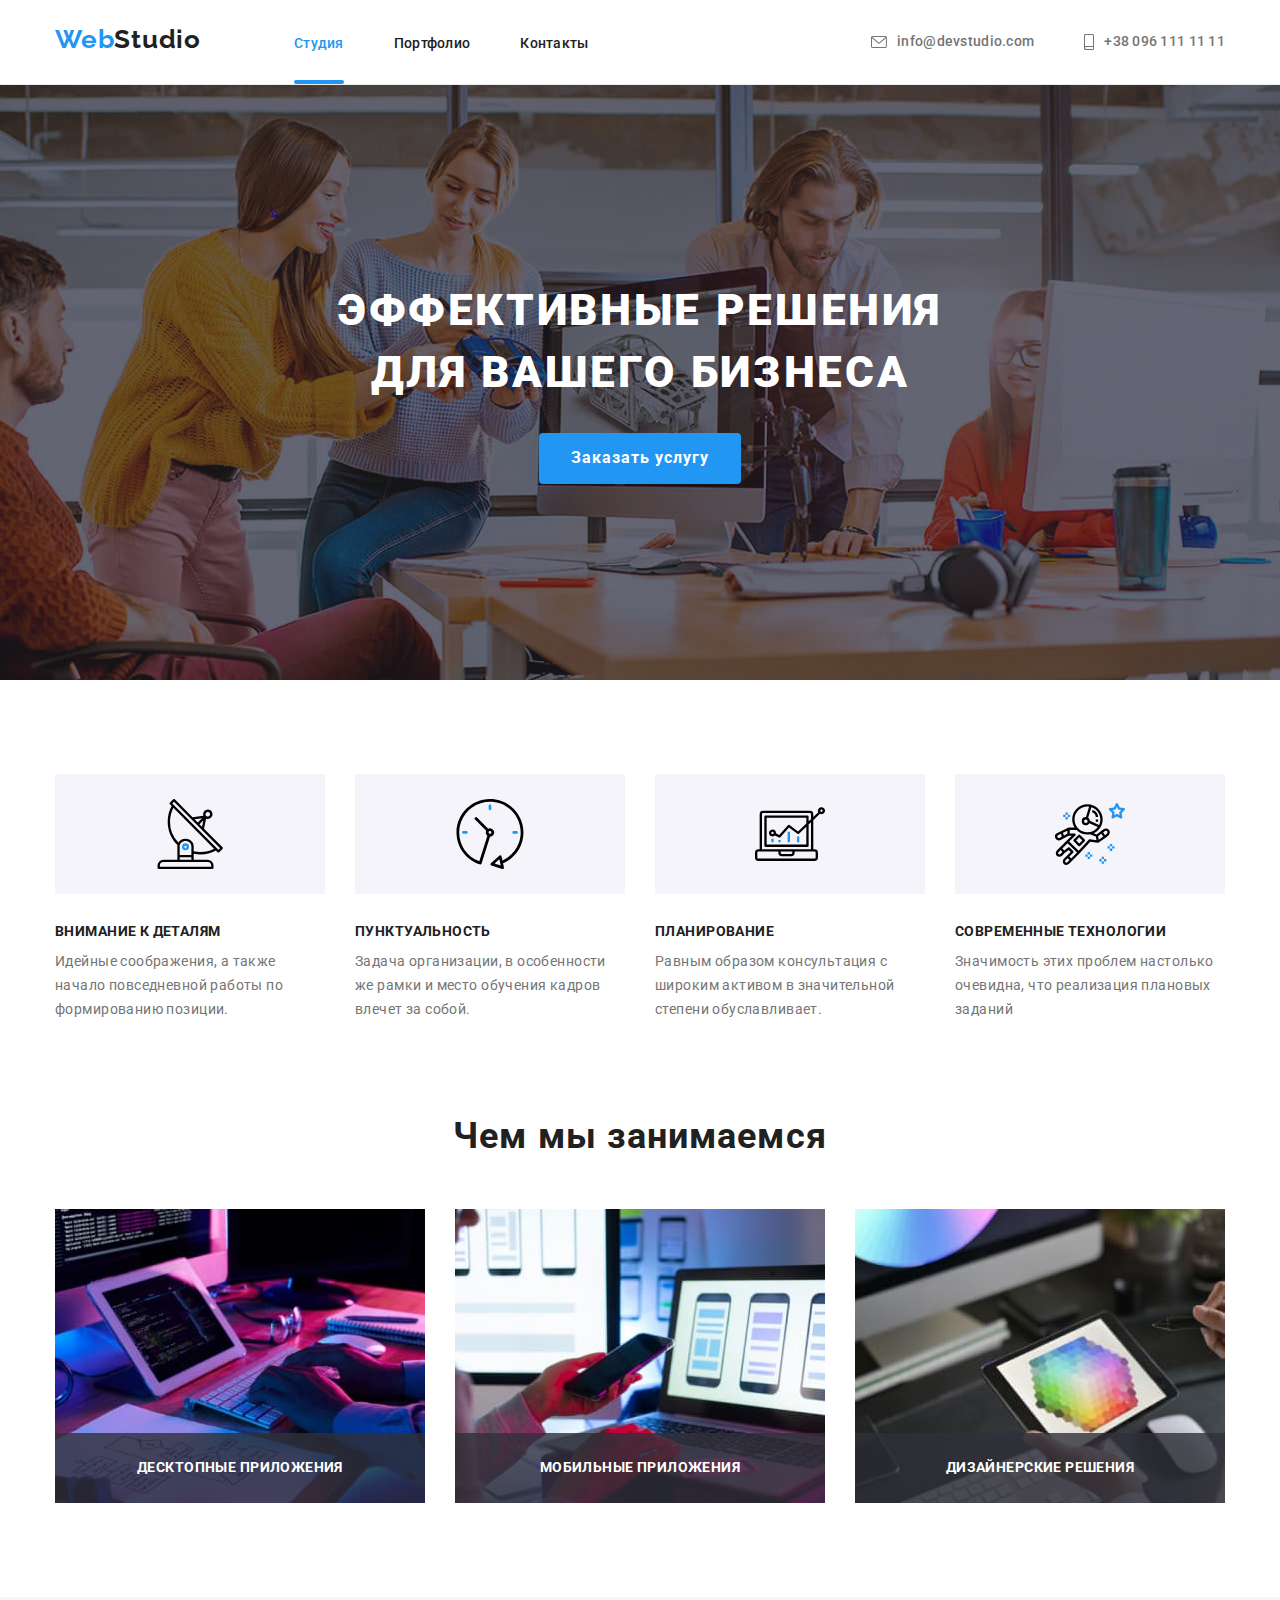
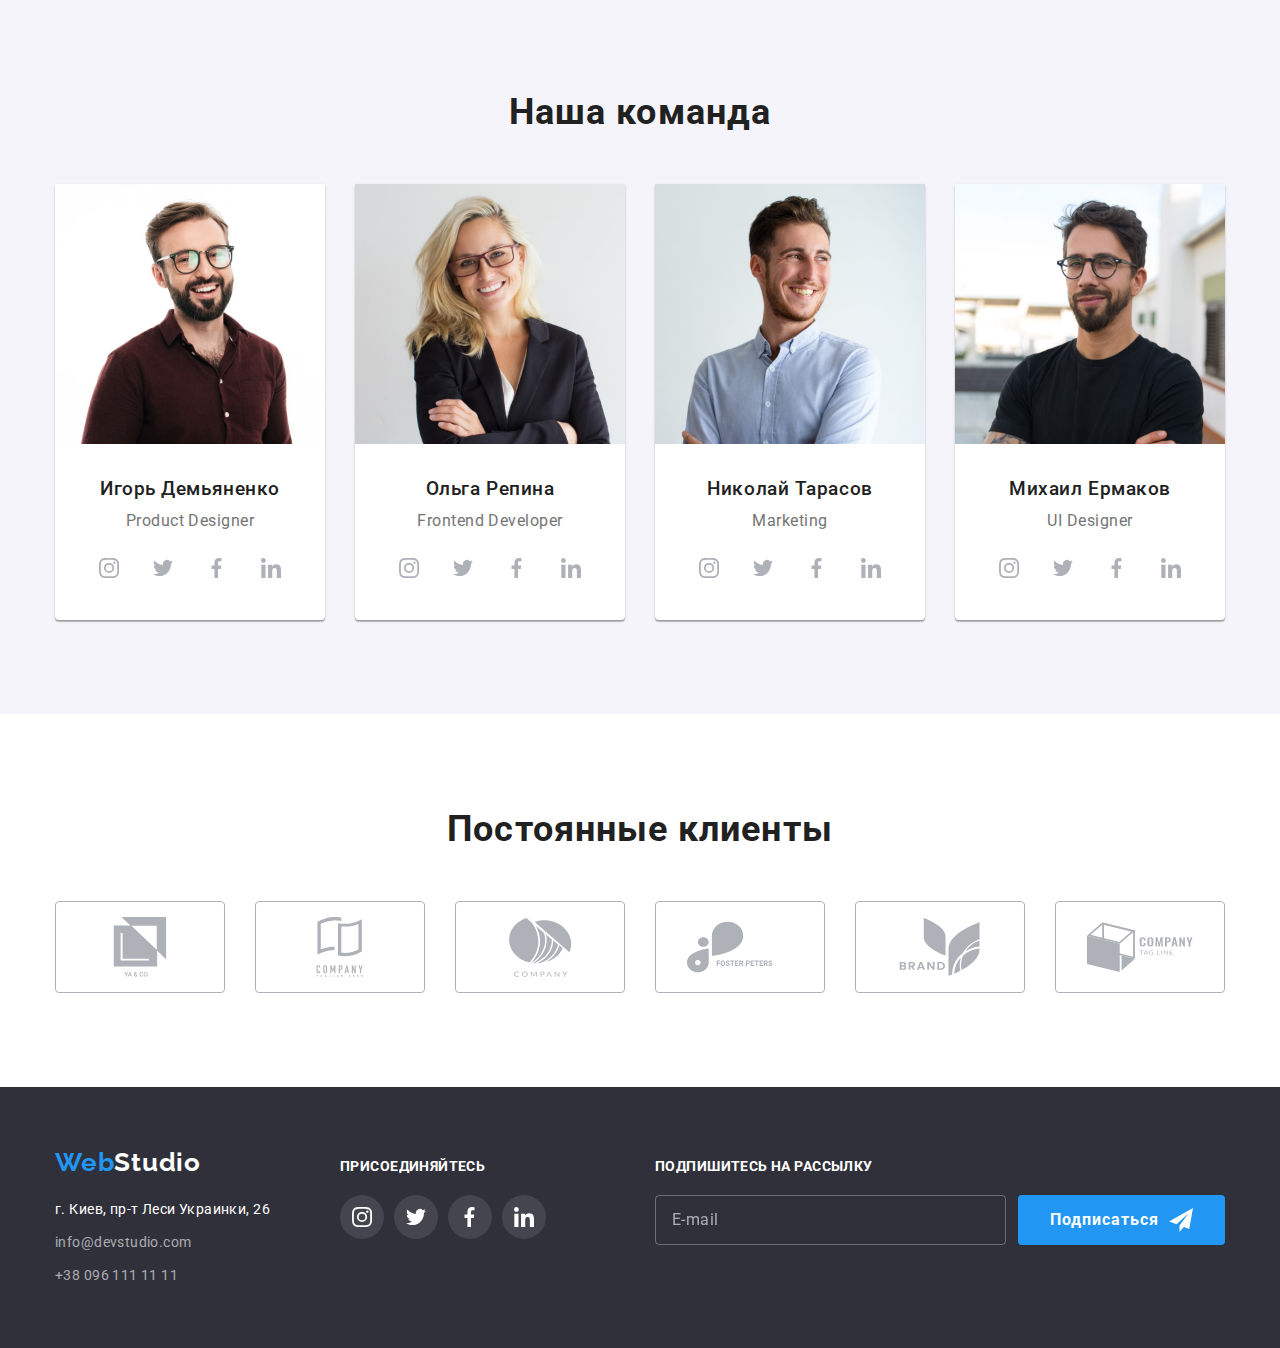
<file: index.html>
<!DOCTYPE html>
<html lang="ru">
<head>
    <meta charset="UTF-8">
    <meta http-equiv="X-UA-Compatible" content="IE=edge">
    <meta name="viewport" content="width=device-width, initial-scale=1.0">
    <title>Студия</title>
    <link rel="stylesheet" href="https://cdnjs.cloudflare.com/ajax/libs/modern-normalize/1.1.0/modern-normalize.min.css">
    <link rel="stylesheet" href="./css/styles.css">
    <link rel="preconnect" href="https://fonts.googleapis.com">
    <link rel="preconnect" href="https://fonts.gstatic.com" crossorigin>
    <link
        href="https://fonts.googleapis.com/css2?family=Raleway:wght@700&family=Roboto:wght@400;500;700;900&display=swap"
        rel="stylesheet">
</head>
<body>
    <header class="main-nav">   
        <div class="container">
            <a class="logo link" href="#" target="_blank" rel="noopener nofollow noreferrer">Web<span
                    class="logo-light-theme">Studio</span></a>
            <nav class="menu">
                <ul class="list">
                    <li class="item">
                        <a class="link active-pg" href="">Студия</a>
                    </li>
                    <li class="item">
                        <a class="link" href="./portfolio.html">Портфолио</a>
                    </li>
                    <li class="item">
                        <a class="link" href="">Контакты</a>
                    </li>
                </ul>
            </nav>
            <div class="contacts">
                <ul class="list">
                    <li class="item">
                        <a class="link" href="mailto:info@devstudio.com">
                            <svg class="contacts-icon" width="16" height="12">
                                <use href="./images/icons/icons.svg#icon-mail"></use>
                            </svg>
                            info@devstudio.com
                        </a>
                    </li>
                    <li class="item">
                        <a class="link" href="tel:+380961111111">
                            <svg class="contacts-icon" width="10" height="16">
                                <use href="./images/icons/icons.svg#icon-smartphone"></use>
                            </svg>
                            +38 096 111 11 11
                        </a>
                    </li>
                </ul>
            </div>
        </div>  
    </header>
    <main>
        <section class="hero">            
            <h1 class="title">Эффективные решения <br> для вашего бизнеса</h1>
            <button class="button" type="button" data-modal-open>Заказать услугу</button>
        </section>    

        <!--Преимущества-->
        <section class="advantage">
           <div class="container">
            <h2 class="section-title" hidden>Преимущества</h2>
            <ul class="list table-list">
                <li class="item table-item">
                    <div class="advantage-wrp-icon">
                        <svg class="advantage-icon" width="70" height="70">
                            <use href="./images/icons/icons.svg#icon-antenna"></use>
                        </svg>
                    </div>
                    <h3 class="advantage-title">Внимание к деталям</h3>
                    <p class="advantage-desc">Идейные соображения, а также начало повседневной работы по формированию позиции.</p>
                </li>
                <li class="item table-item">
                    <div class="advantage-wrp-icon">
                        <svg class="advantage-icon" width="70" height="70">
                            <use href="./images/icons/icons.svg#icon-clock"></use>
                        </svg>
                    </div>
                    <h3 class="advantage-title">Пунктуальность</h3>
                    <p class="advantage-desc">Задача организации, в особенности же рамки и место обучения кадров влечет за собой.
                    </p>
                </li>
                <li class="item table-item">
                    <div class="advantage-wrp-icon">
                        <svg class="advantage-icon" width="70" height="70">
                            <use href="./images/icons/icons.svg#icon-diagram"></use>
                        </svg>
                    </div>
                    <h3 class="advantage-title">Планирование</h3>
                    <p class="advantage-desc">Равным образом консультация с широким активом в значительной степени обуславливает.
                    </p>
                </li>
                <li class="item table-item">
                    <div class="advantage-wrp-icon">
                        <svg class="advantage-icon" width="70" height="70">
                            <use href="./images/icons/icons.svg#icon-astronaut"></use>
                        </svg>
                    </div>
                    <h3 class="advantage-title">Современные технологии</h3>
                    <p class="advantage-desc">Значимость этих проблем настолько очевидна, что реализация плановых заданий</p>
                </li>               
            </ul>
           </div>
        </section>

        <!--Чем мы занимаемся-->
        <section class="works">
            <div class="container">
                <h2 class="section-title">Чем мы занимаемся</h2>
                <ul class="list table-list">
                    <li class="item table-item">
                        <img class="image" src="./images/box-1.jpg" alt="разработка алгоритмов" width="370" height="294">
                        <p class="works-desc">Десктопные приложения</p>
                    </li>
                    <li class="item table-item">
                        <img class="image" src="./images/box-2.jpg" alt="разработка приложений" width="370" height="294">
                        <p class="works-desc">Мобильные приложения</p>
                    </li>
                    <li class="item table-item">
                        <img class="image" src="./images/box-3.jpg" alt="выбор цветов" width="370" height="294">
                        <p class="works-desc">Дизайнерские решения</p>
                    </li>
                </ul>
            </div>
        </section>

        <!--Наша команда-->
        <section class="team">
            <div class="container">
            <h2 class="section-title">Наша команда</h2>
            <ul class="list table-list ">
                <li class="item table-item">
                    <img class="image" src="./images/img-1.jpg" alt="мужчина с бородой и очками в рубашке" width="270" height="260">
                    <div class="team-desc">
                        <h3 class="name">Игорь Демьяненко</h3>
                        <p class="position" lang="en">Product Designer</p>
                        <ul class="sotial-media list">
                            <li class="sotial-media-item">                                
                                <a class="sotial-media-link link" href="" target="_blank" rel="noopener noreferer" aria-label="instagram">
                                <svg class="sotial-media-icon" width="20" height="20">
                                    <use href="./images/icons/icons.svg#icon-instagram"></use>
                                </svg>
                                </a>
                            </li>
                            <li class="sotial-media-item">
                                <a class="sotial-media-link link" href="" target="_blank" rel="noopener noreferer" aria-label="twitter">
                                <svg class="sotial-media-icon" width="20" height="20">
                                    <use href="./images/icons/icons.svg#icon-twitter"></use>
                                </svg>
                                </a>
                            </li>
                            <li class="sotial-media-item">
                                <a class="sotial-media-link link" href="" target="_blank" rel="noopener noreferer" aria-label="facebook">
                                <svg class="sotial-media-icon" width="20" height="20">
                                    <use href="./images/icons/icons.svg#icon-facebook"></use>
                                </svg>
                                </a>
                            </li>
                            <li class="sotial-media-item">
                                <a class="sotial-media-link link" href="" target="_blank" rel="noopener noreferer" aria-label="linkedin">
                                <svg class="sotial-media-icon" width="20" height="20">
                                    <use href="./images/icons/icons.svg#icon-linkedin"></use>
                                </svg>
                                </a>
                            </li>
                        </ul>
                    </div>                    
                </li>
                <li class="item table-item">
                    <img class="image" src="./images/img-2.jpg" alt="женщина с белыми волосами и очками" width="270" height="260">
                    <div class="team-desc">
                        <h3 class="name">Ольга Репина</h3>
                        <p class="position" lang="en">Frontend Developer</p>
                        <ul class="sotial-media list">
                            <li class="sotial-media-item">
                                <a class="sotial-media-link link" href="" target="_blank" rel="noopener noreferer" aria-label="instagram">
                                    <svg class="sotial-media-icon" width="20" height="20">
                                        <use href="./images/icons/icons.svg#icon-instagram"></use>
                                    </svg>
                                </a>
                            </li>
                            <li class="sotial-media-item">
                                <a class="sotial-media-link link" href="" target="_blank" rel="noopener noreferer" aria-label="twitter">
                                    <svg class="sotial-media-icon" width="20" height="20">
                                        <use href="./images/icons/icons.svg#icon-twitter"></use>
                                    </svg>
                                </a>
                            </li>
                            <li class="sotial-media-item">
                                <a class="sotial-media-link link" href="" target="_blank" rel="noopener noreferer" aria-label="facebook">
                                    <svg class="sotial-media-icon" width="20" height="20">
                                        <use href="./images/icons/icons.svg#icon-facebook"></use>
                                    </svg>
                                </a>
                            </li>
                            <li class="sotial-media-item">
                                <a class="sotial-media-link link" href="" target="_blank" rel="noopener noreferer" aria-label="linkedin">
                                    <svg class="sotial-media-icon" width="20" height="20">
                                        <use href="./images/icons/icons.svg#icon-linkedin"></use>
                                    </svg>
                                </a>
                            </li>
                        </ul>
                    </div>                    
                </li>
                <li class="item table-item">
                    <img class="image" src="./images/img-3.jpg" alt="мужчина с бородой" width="270" height="260">
                    <div class="team-desc">
                        <h3 class="name">Николай Тарасов</h3>
                        <p class="position" lang="en">Marketing</p>
                        <ul class="sotial-media list">
                            <li class="sotial-media-item">
                                <a class="sotial-media-link link" href="" target="_blank" rel="noopener noreferer" aria-label="instagram">
                                    <svg class="sotial-media-icon" width="20" height="20">
                                        <use href="./images/icons/icons.svg#icon-instagram"></use>
                                    </svg>
                                </a>
                            </li>
                            <li class="sotial-media-item">
                                <a class="sotial-media-link link" href="" target="_blank" rel="noopener noreferer" aria-label="twitter">
                                    <svg class="sotial-media-icon" width="20" height="20">
                                        <use href="./images/icons/icons.svg#icon-twitter"></use>
                                    </svg>
                                </a>
                            </li>
                            <li class="sotial-media-item">
                                <a class="sotial-media-link link" href="" target="_blank" rel="noopener noreferer" aria-label="facebook">
                                    <svg class="sotial-media-icon" width="20" height="20">
                                        <use href="./images/icons/icons.svg#icon-facebook"></use>
                                    </svg>
                                </a>
                            </li>
                            <li class="sotial-media-item">
                                <a class="sotial-media-link link" href="" target="_blank" rel="noopener noreferer" aria-label="linkedin">
                                    <svg class="sotial-media-icon" width="20" height="20">
                                        <use href="./images/icons/icons.svg#icon-linkedin"></use>
                                    </svg>
                                </a>
                            </li>
                        </ul>
                    </div>                    
                </li>
                <li class="item table-item">
                    <img class="image" src="./images/img-4.jpg" alt="мужчина с бородой и очками в футболке" width="270"
                        height="260">
                    <div class="team-desc">
                        <h3 class="name">Михаил Ермаков</h3>
                        <p class="position" lang="en">UI Designer</p>
                        <ul class="sotial-media list">
                            <li class="sotial-media-item">
                                <a class="sotial-media-link link" href="" target="_blank" rel="noopener noreferer" aria-label="instagram">
                                    <svg class="sotial-media-icon" width="20" height="20">
                                        <use href="./images/icons/icons.svg#icon-instagram"></use>
                                    </svg>
                                </a>
                            </li>
                            <li class="sotial-media-item">
                                <a class="sotial-media-link link" href="" target="_blank" rel="noopener noreferer" aria-label="twitter">
                                    <svg class="sotial-media-icon" width="20" height="20">
                                        <use href="./images/icons/icons.svg#icon-twitter"></use>
                                    </svg>
                                </a>
                            </li>
                            <li class="sotial-media-item">
                                <a class="sotial-media-link link" href="" target="_blank" rel="noopener noreferer" aria-label="facebook">
                                    <svg class="sotial-media-icon" width="20" height="20">
                                        <use href="./images/icons/icons.svg#icon-facebook"></use>
                                    </svg>
                                </a>
                            </li>
                            <li class="sotial-media-item">
                                <a class="sotial-media-link link" href="" target="_blank" rel="noopener noreferer" aria-label="linkedin">
                                    <svg class="sotial-media-icon" width="20" height="20">
                                        <use href="./images/icons/icons.svg#icon-linkedin"></use>
                                    </svg>
                                </a>
                            </li>
                        </ul>
                    </div>                    
                </li>
            </ul>
            </div>         
        </section>

        <!-- Постоянные клиенты -->
        <section class="clients">
            <div class="container">
                <h2 class="section-title">Постоянные клиенты</h2>
                <ul class="clients-list list">
                    <li class="clients-item item">
                        <a class="clients-link link" href="" target="_blank" rel="noopener noreferer" aria-label="client-1">
                            <svg class="clients-icon" width="106" height="60">
                                <use href="./images/icons/icons.svg#icon-client-1"></use>
                            </svg>
                        </a>
                    </li>
                    <li class="clients-item item">
                        <a class="clients-link link" href="" target="_blank" rel="noopener noreferer" aria-label="client-2">
                            <svg class="clients-icon" width="106" height="60">
                                <use href="./images/icons/icons.svg#icon-client-2"></use>
                            </svg>
                        </a>
                    </li>
                    <li class="clients-item item">
                        <a class="clients-link link" href="" target="_blank" rel="noopener noreferer" aria-label="client-3">
                            <svg class="clients-icon" width="106" height="60">
                                <use href="./images/icons/icons.svg#icon-client-3"></use>
                            </svg>
                        </a>
                    </li>
                    <li class="clients-item item">
                        <a class="clients-link link" href="" target="_blank" rel="noopener noreferer" aria-label="client-4">
                            <svg class="clients-icon" width="106" height="60">
                                <use href="./images/icons/icons.svg#icon-client-4"></use>
                            </svg>
                        </a>
                    </li>
                    <li class="clients-item item">
                        <a class="clients-link link" href="" target="_blank" rel="noopener noreferer" aria-label="client-5">
                            <svg class="clients-icon" width="106" height="60">
                                <use href="./images/icons/icons.svg#icon-client-5"></use>
                            </svg>
                        </a>
                    </li>
                    <li class="clients-item item">
                        <a class="clients-link link" href="" target="_blank" rel="noopener noreferer" aria-label="client-6">
                            <svg class="clients-icon" width="106" height="60">
                                <use href="./images/icons/icons.svg#icon-client-6"></use>
                            </svg>
                        </a>
                    </li>
                </ul>
            </div>
        </section>
    </main>
    <footer class="footer">         
       <div class="container">
            <div>
                <a class="logo link" href="#" target="_blank" rel="noopener nofollow noreferrer">Web<span
                        class="logo-dark-theme">Studio</span></a>
                <address class="address">
                    <ul class="list">
                        <li class="item">
                            <a class="link" href="https://goo.gl/maps/7HZzm9QdchbtxohQ8" target="_blank"
                                rel="noopener nofollow noreferrer">г. Киев, пр-т Леси Украинки, 26</a>
                        </li>
                        <li class="item">
                            <a class="link" href="mailto:info@devstudio.com">info@devstudio.com</a>
                        </li>
                        <li class="item">
                            <a class="link" href="tel:+380961111111">+38 096 111 11 11</a>
                        </li>
                    </ul>
                </address>
            </div>
            <div class="subscribe">
                <h3 class="subscribe-title">присоединяйтесь</h3>
                <ul class="sotial-media list">
                    <li class="sotial-media-item">
                        <a class="sotial-media-link link" href="" target="_blank" rel="noopener noreferer" aria-label="instagram">
                            <svg class="sotial-media-icon" width="20" height="20">
                                <use href="./images/icons/icons.svg#icon-instagram"></use>
                            </svg>
                        </a>
                    </li>
                    <li class="sotial-media-item">
                        <a class="sotial-media-link link" href="" target="_blank" rel="noopener noreferer" aria-label="instagram">
                            <svg class="sotial-media-icon" width="20" height="20">
                                <use href="./images/icons/icons.svg#icon-twitter"></use>
                            </svg>
                        </a>
                    </li>
                    <li class="sotial-media-item">
                        <a class="sotial-media-link link" href="" target="_blank" rel="noopener noreferer" aria-label="instagram">
                            <svg class="sotial-media-icon" width="20" height="20">
                                <use href="./images/icons/icons.svg#icon-facebook"></use>
                            </svg>
                        </a>
                    </li>
                    <li class="sotial-media-item">
                        <a class="sotial-media-link link" href="" target="_blank" rel="noopener noreferer" aria-label="instagram">
                            <svg class="sotial-media-icon" width="20" height="20">
                                <use href="./images/icons/icons.svg#icon-linkedin"></use>
                            </svg>
                        </a>
                    </li>
                </ul>
            </div>
            <div class="subscribe-distribution">
                <h3 class="subscribe-title">Подпишитесь на рассылку</h3>
                <form class="subscribe-form" name="subscribe-form">
                    <input class="subscribe-input" type="email" name="email" placeholder="E-mail" required >
                    <button class="subscribe-btn button" type="submit">Подписаться
                        <svg class="subscribe-btn-icon" width="24" height="24">
                            <use href="./images/icons/icons.svg#icon-send"></use>
                        </svg>
                    </button>
                </form>            
            </div>
        </div>    
    </footer>    

    <!-- Модальное окно  -->
    <div class="backdrop is-hidden" data-modal>
        <div class="modal">
            <button class="modal-close-btn" type="button" data-modal-close>
                <svg class="modal-close-icon" width="11" height="11">
                    <use href="./images/icons/icons.svg#icon-close"></use>
                </svg>
            </button>

            <span class="modal-title">Оставьте свои данные, мы вам перезвоним</span>
            
            <form class="modal-form" name="client-info">
                <div class="modal-input-wrp">
                    <label class="modal-form-label">
                        <span class="modal-form-dsc">Имя</span>
                        <svg class="modal-form-icon" width="18" height="18">
                            <use href="./images/icons/icons.svg#icon-man"></use>
                        </svg>
                        <input class="modal-form-input" type="text" name="client-name" required>
                    </label>
                </div>

                <div class="modal-input-wrp">
                    <label class="modal-form-label">
                        <span class="modal-form-dsc">Телефон</span>
                        <svg class="modal-form-icon" width="18" height="18">
                            <use href="./images/icons/icons.svg#icon-phone"></use>
                        </svg>
                        <input class="modal-form-input" type="tel" name="client-phone" required>
                    </label>
                </div>

                <div class="modal-input-wrp">
                    <label class="modal-form-label">
                        <span class="modal-form-dsc">Почта</span>
                        <svg class="modal-form-icon" width="18" height="18">
                            <use href="./images/icons/icons.svg#icon-letter"></use>
                        </svg>
                        <input class="modal-form-input" type="email" name="client-email" required>
                    </label>
                </div>

                <label class="modal-form-label">
                    <span class="modal-form-dsc">Комментарий</span>
                    <textarea class="modal-form-input form-textarea" name="client-comment" placeholder="Введите текст"></textarea>
                </label>
                
                <div class="modal-input-wrp">
                    <label class="modal-form-checkbox">
                        <input class="form-checkbox-input visually-hidden" type="checkbox" name="client-agreement" value="client-agreement"
                            checked required>
                        <svg class="form-checkbox-icon empty" width="16" height="15">
                            <use href="./images/icons/icons.svg#icon-cb-empty"></use>
                        </svg>
                        <svg class="form-checkbox-icon agree" width="16" height="15">
                            <use href="./images/icons/icons.svg#icon-cb-agree"></use>
                        </svg>
                        <span class="form-checkbox-agreement">
                            Соглашаюсь с рассылкой и принимаю
                            <a class="form-checkbox-contract" href="">
                                Условия договора
                            </a>
                        </span>
                    </label>
                </div>

                <button class="modal-form-btn button" type="submit">Отправить</button>
            </form>
        </div>
    </div>
    <script src="./js/modal.js"></script>
</body>
</html>
</file>
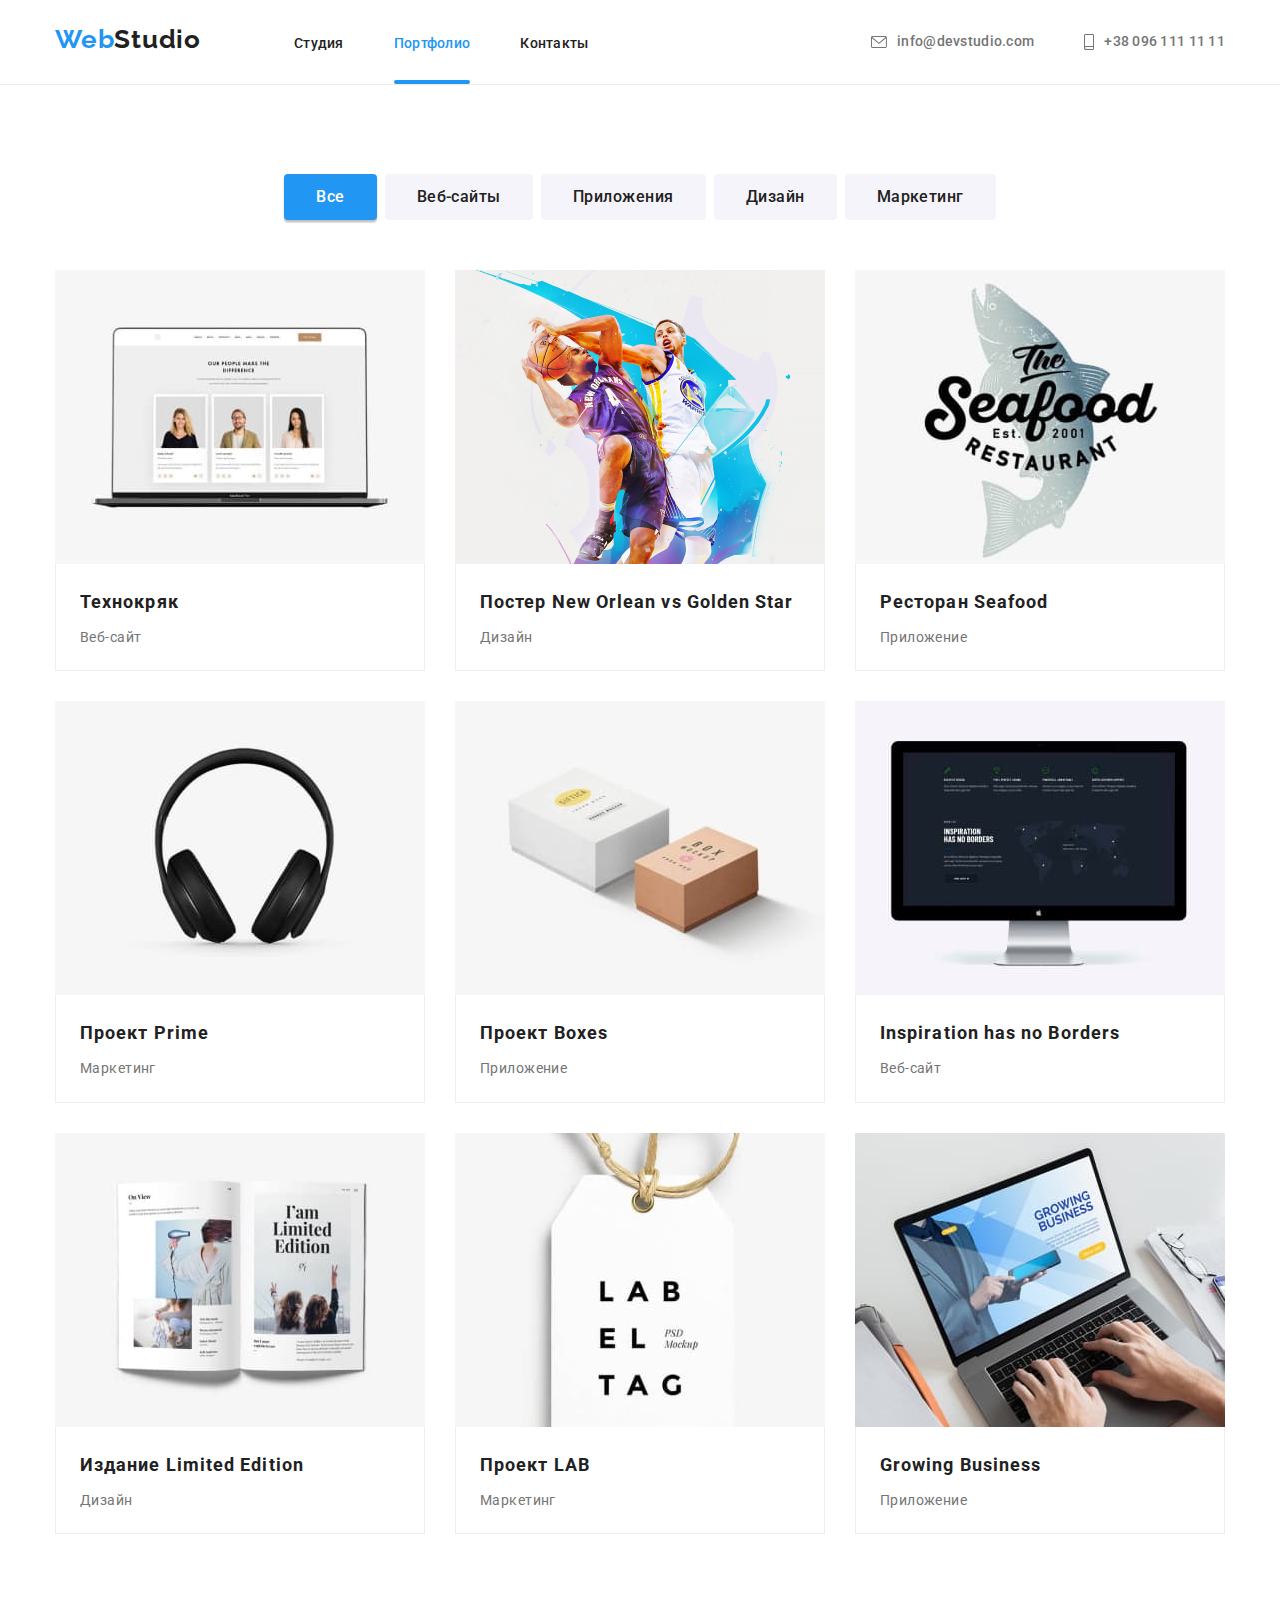
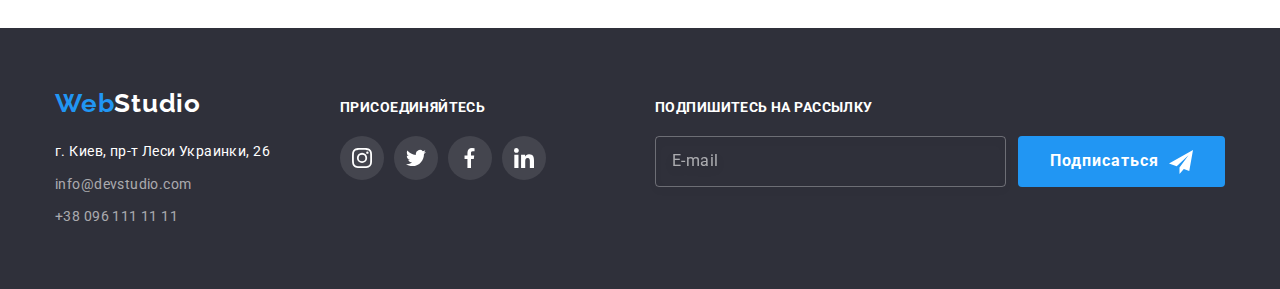
<file: portfolio.html>
<!DOCTYPE html>
<html lang="ru">

<head>
    <meta charset="UTF-8">
    <meta http-equiv="X-UA-Compatible" content="IE=edge">
    <meta name="viewport" content="width=device-width, initial-scale=1.0">
    <title>Портфолио</title>
    <link rel="stylesheet" href="https://cdnjs.cloudflare.com/ajax/libs/modern-normalize/1.1.0/modern-normalize.min.css">
    <link rel="stylesheet" href="./css/styles.css">
    <link rel="preconnect" href="https://fonts.googleapis.com">
    <link rel="preconnect" href="https://fonts.gstatic.com" crossorigin>
    <link href="https://fonts.googleapis.com/css2?family=Raleway:wght@700&family=Roboto:wght@400;500;700;900&display=swap"
        rel="stylesheet">
</head>

<body>
    <!-- header -->
    <header class="main-nav">
        <div class="container">
            <a class="logo link" href="#" target="_blank" rel="noopener nofollow noreferrer">Web<span
                    class="logo-light-theme">Studio</span></a>
            <nav class="menu">
                <ul class="list">
                    <li class="item">
                        <a class="link" href="./index.html">Студия</a>
                    </li>
                    <li class="item">
                        <a class="link active-pg" href="">Портфолио</a>
                    </li>
                    <li class="item">
                        <a class="link" href="">Контакты</a>
                    </li>
                </ul>
            </nav>
            <div class="contacts">
                <ul class="list">
                    <li class="item">
                        <a class="link" href="mailto:info@devstudio.com">
                            <svg class="contacts-icon" width="16" height="12">
                                <use href="./images/icons/icons.svg#icon-mail"></use>
                            </svg>
                            info@devstudio.com
                        </a>
                    </li>
                    <li class="item">
                        <a class="link" href="tel:+380961111111">
                            <svg class="contacts-icon" width="10" height="16">
                                <use href="./images/icons/icons.svg#icon-smartphone"></use>
                            </svg>
                            +38 096 111 11 11
                        </a>
                    </li>
                </ul>
            </div>
        </div>
    </header>
   
    <!-- main -->
    <main>
        <section class="portfolio">
            <div class="container">
                <h1 hidden>Портфолио</h1>
                
                <ul class="list sort-btn">
                    <li class="item">
                        <button class="button active-btn" type="button">Все</button>
                    </li>
                    <li class="item">
                        <button class="button" type="button">Веб-сайты</button>
                    </li>
                    <li class="item">
                        <button class="button" type="button">Приложения</button>
                    </li>
                    <li class="item">
                        <button class="button" type="button">Дизайн</button>
                    </li>
                    <li class="item">
                        <button class="button" type="button">Маркетинг</button>
                    </li>
                </ul>
                
                <ul class="list table-list">
                    <li class="item table-item">
                        <a class="link" href="">                          
                            <div class="portfolio-img-card">
                                <img class="image" src="./images/portfolio-1.jpg" alt="ноутбук с открытым сайтом" width="370" height="294">
                                <div class="portfolio-overlay">
                                    <p class="portfolio-overlay-desc">Lorem ipsum dolor sit amet consectetur adipisicing elit.e illo. Quasi, nam minus.
                                    </p>
                                </div>
                            </div>
                            <div class="card-desc">
                                <h2 class="project">Технокряк</h2>
                                <p class="category">Веб-сайт</p>
                            </div>                                                  
                        </a>                        
                    </li>
                    <li class="item table-item">
                        <a class="link" href="">
                            <div class="portfolio-img-card">
                                <img class="image" src="./images/portfolio-2.jpg" alt="два баскетболиста с мячом" width="370" height="294">
                                <div class="portfolio-overlay">
                                    <p class="portfolio-overlay-desc">Lorem ipsum dolor sit amet consectetur adipisicing elit.e illo. Quasi, nam minus.
                                    </p>
                                </div>
                            </div>                            
                            <div class="card-desc">
                                <h2 class="project">Постер New Orlean vs Golden Star</h2>
                                <p class="category">Дизайн</p>
                            </div>
                        </a>
                    </li>
                    <li class="item table-item">
                        <a class="link" href="">
                            <div class="portfolio-img-card">
                                <img class="image" src="./images/portfolio-3.jpg" alt="логотип ресторана морской еды" width="370" height="294">
                                <div class="portfolio-overlay">
                                    <p class="portfolio-overlay-desc">Lorem ipsum dolor sit amet consectetur adipisicing elit.e illo. Quasi, nam minus.
                                    </p>
                                </div>
                            </div>                            
                            <div class="card-desc">
                                <h2 class="project">Ресторан Seafood</h2>
                                <p class="category">Приложение</p>
                            </div>
                        </a>
                    </li>
                    <li class="item table-item">
                        <a class="link" href="">
                            <div class="portfolio-img-card">
                                <img class="image" src="./images/portfolio-4.jpg" alt="накладные наушники" width="370" height="294">
                                <div class="portfolio-overlay">
                                    <p class="portfolio-overlay-desc">Lorem ipsum dolor sit amet consectetur adipisicing elit.e illo. Quasi, nam minus.
                                    </p>
                                </div>
                            </div>                            
                            <div class="card-desc">
                                <h2 class="project">Проект Prime</h2>
                                <p class="category">Маркетинг</p>
                            </div>
                        </a>
                    </li>
                    <li class="item table-item">
                        <a class="link" href="">
                            <div class="portfolio-img-card">
                                <img class="image" src="./images/portfolio-5.jpg" alt="две коробки" width="370" height="294">
                                <div class="portfolio-overlay">
                                    <p class="portfolio-overlay-desc">Lorem ipsum dolor sit amet consectetur adipisicing elit.e illo. Quasi, nam minus.
                                    </p>
                                </div>
                            </div>                            
                            <div class="card-desc">
                                <h2 class="project">Проект Boxes</h2>
                                <p class="category">Приложение</p>
                            </div>
                        </a>
                    </li>
                    <li class="item table-item">
                        <a class="link" href="">
                            <div class="portfolio-img-card">
                                <img class="image" src="./images/portfolio-6.jpg" alt="монитор с открытым сайтом" width="370" height="294">
                                <div class="portfolio-overlay">
                                    <p class="portfolio-overlay-desc">Lorem ipsum dolor sit amet consectetur adipisicing elit.e illo. Quasi, nam minus.
                                    </p>
                                </div>
                            </div>                            
                            <div class="card-desc">
                                <h2 class="project">Inspiration has no Borders</h2>
                                <p class="category">Веб-сайт</p>
                            </div>
                        </a>
                    </li>
                    <li class="item table-item">
                        <a class="link" href="">
                            <div class="portfolio-img-card">
                                <img class="image" src="./images/portfolio-7.jpg" alt="открытый журнал" width="370" height="294">
                                <div class="portfolio-overlay">
                                    <p class="portfolio-overlay-desc">Lorem ipsum dolor sit amet consectetur adipisicing elit.e illo. Quasi, nam minus.
                                    </p>
                                </div>
                            </div>                            
                            <div class="card-desc">
                                <h2 class="project">Издание Limited Edition</h2>
                                <p class="category">Дизайн</p>
                            </div>
                        </a>
                    </li>
                    <li class="item table-item">
                        <a class="link" href="">
                            <div class="portfolio-img-card">
                                <img class="image" src="./images/portfolio-8.jpg" alt="бирка с шнуром" width="370" height="294">
                                <div class="portfolio-overlay">
                                    <p class="portfolio-overlay-desc">Lorem ipsum dolor sit amet consectetur adipisicing elit.e illo. Quasi, nam minus.
                                    </p>
                                </div>
                            </div>                            
                            <div class="card-desc">
                                <h2 class="project">Проект LAB</h2>
                                <p class="category">Маркетинг</p>
                            </div>
                        </a>
                    </li>
                    <li class="item table-item">
                        <a class="link" href="">
                            <div class="portfolio-img-card">
                                <img class="image" src="./images/portfolio-9.jpg" alt="руки на клавиатуре ноутбука" width="370" height="294">
                                <div class="portfolio-overlay">
                                    <p class="portfolio-overlay-desc">Lorem ipsum dolor sit amet consectetur adipisicing elit.e illo. Quasi, nam minus.
                                    </p>
                                </div>
                            </div>                            
                            <div class="card-desc">
                                <h2 class="project">Growing Business</h2>
                                <p class="category">Приложение</p>
                            </div>
                        </a>
                    </li>
                </ul>
            </div>
        </section>
    </main>

    <!-- footer -->
    <footer class="footer">
        <div class="container">
            <div>
                <a class="logo link" href="#" target="_blank" rel="noopener nofollow noreferrer">Web<span
                        class="logo-dark-theme">Studio</span></a>
                <address class="address">
                    <ul class="list">
                        <li class="item">
                            <a class="link" href="https://goo.gl/maps/7HZzm9QdchbtxohQ8" target="_blank"
                                rel="noopener nofollow noreferrer">г. Киев, пр-т Леси Украинки, 26</a>
                        </li>
                        <li class="item">
                            <a class="link" href="mailto:info@devstudio.com">info@devstudio.com</a>
                        </li>
                        <li class="item">
                            <a class="link" href="tel:+380961111111">+38 096 111 11 11</a>
                        </li>
                    </ul>
                </address>
            </div>
            <div class="subscribe">
                <h3 class="subscribe-title">присоединяйтесь</h3>
                <ul class="sotial-media list">
                    <li class="sotial-media-item">
                        <a class="sotial-media-link link" href="" target="_blank" rel="noopener noreferer"
                            aria-label="instagram">
                            <svg class="sotial-media-icon" width="20" height="20">
                                <use href="./images/icons/icons.svg#icon-instagram"></use>
                            </svg>
                        </a>
                    </li>
                    <li class="sotial-media-item">
                        <a class="sotial-media-link link" href="" target="_blank" rel="noopener noreferer"
                            aria-label="instagram">
                            <svg class="sotial-media-icon" width="20" height="20">
                                <use href="./images/icons/icons.svg#icon-twitter"></use>
                            </svg>
                        </a>
                    </li>
                    <li class="sotial-media-item">
                        <a class="sotial-media-link link" href="" target="_blank" rel="noopener noreferer"
                            aria-label="instagram">
                            <svg class="sotial-media-icon" width="20" height="20">
                                <use href="./images/icons/icons.svg#icon-facebook"></use>
                            </svg>
                        </a>
                    </li>
                    <li class="sotial-media-item">
                        <a class="sotial-media-link link" href="" target="_blank" rel="noopener noreferer"
                            aria-label="instagram">
                            <svg class="sotial-media-icon" width="20" height="20">
                                <use href="./images/icons/icons.svg#icon-linkedin"></use>
                            </svg>
                        </a>
                    </li>
                </ul>
            </div>
            <div class="subscribe-distribution">
                <h3 class="subscribe-title">Подпишитесь на рассылку</h3>
                <form action="" class="subscribe-form">
                    <input class="subscribe-input" type="email" name="email" placeholder="E-mail" required>
                    <button class="subscribe-btn button" type="submit">Подписаться
                        <svg class="subscribe-btn-icon" width="24" height="24">
                            <use href="./images/icons/icons.svg#icon-send"></use>
                        </svg>
                    </button>
                </form>
            </div>
        </div>
    </footer>
</body>

</html>
</file>
<file: css/styles.css>
:root {
    --main-color: #212121;
    --brand-color: #2196F3;
    --second-color: #757575;
    --third-color: #FFFFFF;      
    --bgd-scl: #F5F4FA;  
    --count-cards: 4;
    --dst-between: 30px;  

    --animation-regular: 250ms cubic-bezier(0.4, 0, 0.2, 1);
}

body {
    font-family: 'Roboto', sans-serif;    
    color: var(--main-color);   
    font-size: 16px;    
}

.container {    
    margin-right: auto;
    margin-left: auto;    
    width: 1200px;
    padding-right: 15px;
    padding-left: 15px;     
}

h1,
h2,
h3,
ul,
p {
    margin: 0;
    padding: 0;
}

/* common styles start */
.logo {
    font-family: 'Raleway', sans-serif;
    font-size: 26px;
    font-weight: 700;
    line-height: 1.2;
    letter-spacing: 0.03em;
    color: var(--brand-color);
    text-decoration: none;
}

.logo-dark-theme {
    color: var(--third-color);
}

.logo-light-theme {
    color: var(--main-color);
}

.list {
    list-style: none;
}

.item .link {
    color: var(--main-color);
    text-decoration: none;
    font-size: 14px;
    font-weight: 500;
    line-height: 1.14;
    letter-spacing: 0.02em;
}

.button {
    background-color: var(--brand-color);
    color: var(--third-color);
    font-family: 'Roboto';
    font-size: 16px;
    font-weight: 700;
    line-height: 1.9;
    letter-spacing: 0.06em;
    border: none;
    border-radius: 4px;
    padding: 10px 32px;
    min-width: 200px;

    transition: background-color var(--animation-regular),
    box-shadow var(--animation-regular);
}

.button:focus,
.button:hover {
    background-color: #188CE8;
    box-shadow: 0px 4px 4px rgba(0, 0, 0, 0.15);
}

.section-title {
    text-align: center;
    font-weight: 700;
    font-size: 36px;
    line-height: 1.2;
    letter-spacing: 0.03em;
    margin-bottom: 50px;
}

.table-list {
    display: flex;
    flex-wrap: wrap;   
}

.table-item {
    width: calc((100% - var(--dst-between) * (var(--count-cards) - 1)) / var(--count-cards));
    margin-right: var(--dst-between);
}

.visually-hidden {
  position: absolute;
  width: 1px;
  height: 1px;
  margin: -1px;
  border: 0;
  padding: 0;
  
  white-space: nowrap;
  clip-path: inset(100%);
  clip: rect(0 0 0 0);
  overflow: hidden;
}
/* common styles end */

/* header */
.main-nav {
    position: fixed;
    width: 100%;
    top: 0;
    left: 0;
    z-index: 1;

    background-color: var(--third-color);    
    border-bottom: 1px solid #ECECEC;
}

.main-nav .container {
    display: flex;
    align-items: baseline;
}

.main-nav .logo {
    display: block;
    margin-right: 93px;
    padding-top: 24px;
    padding-bottom: 24px;
}

.menu .list {
    display: flex;
}

.menu .link,
.contacts .link {
    display: block;
    padding-top: 32px;
    padding-bottom: 32px;

    transition: color var(--animation-regular);
}

.menu .item:not(:last-child) {
    margin-right: 50px;
}

.menu .active-pg {     
    color: var(--brand-color);
}

.menu .item {
    position: relative;
}

.active-pg::after {
    position: absolute;
    bottom: 0;
    left: 0;
    content: '';
    display: inline-block;
    width: 100%;
    height: 4px;
    border-radius: 2px;
    background-color: var(--brand-color);
}

.menu .link:focus,
.menu .link:hover,
.contacts .link:focus,
.contacts .link:hover {
    color: var(--brand-color);
}

.contacts {
    margin-left: auto;
}

.contacts .link {
    display: flex;
    align-items: center;

    color: var(--second-color);
}

.contacts .list {
    display: flex;    
}

.contacts .item {
    display: flex;    
    align-items: center;
}

.contacts-icon {
    margin-right: 10px;      
    fill: currentColor;
}

.contacts .item:not(:last-child){
    margin-right: 50px;
}

/* section Hero */
.hero{
    margin-top: 80px;
    height: 600px;
    max-width: 1600px;
    margin-right: auto;
    margin-left: auto;    
    padding-top: 200px;
    padding-bottom: 200px;      
    text-align: center;       
    background-image: 
        linear-gradient(
            rgba(47, 48, 58, 0.4),
            rgba(47, 48, 58, 0.4)),
        url(../images/bgd-hero.jpg);
    background-repeat: no-repeat;
    background-position: center;
    background-size: cover;    
    background-color: #2F303A;  
}

.hero .title {
    font-weight: 900;
    font-size: 44px;
    line-height: 1.4;
    letter-spacing: 0.06em;
    text-align: center;    
    text-transform: uppercase;
    color: var(--third-color);  
    margin-bottom: 30px; 
}

/* section Advantage */
.advantage {
    background-color: var(--third-color);
    padding-top: 94px;   
    padding-bottom: 94px;
}

.advantage .advantage-title {
    font-weight: 700;
    font-size: 14px;
    line-height: 1.14;
    letter-spacing: 0.03em;
    text-transform: uppercase;    
    margin-bottom: 10px;
}

.advantage-wrp-icon {
    display: flex;
    align-items: center;
    justify-content: center;
    width: 270px;
    height: 120px;
    margin-bottom: 30px;
    background-color: var(--bgd-scl);
}



.advantage .advantage-desc {  
    font-weight: 400;
    font-size: 14px;
    line-height: 1.7;    
    letter-spacing: 0.03em;
    color: var(--second-color);       
}

.advantage .table-item:nth-child(4n) {
    margin-right: 0;
}

/* section works */
.works {
    background-color: var(--third-color);
    padding-bottom: 94px;    
}

.works .image {
    display: block;
}

.works {
    --count-cards: 3;     
}

.works .table-item:nth-child(3n) {
    margin-right: 0;
}

.works .item {
    position: relative;
}

.works-desc {
    display: flex;
    align-items: center;
    justify-content: center;
    height: 70px;
    width: 100%;

    position: absolute;
    bottom: 0;  
    left: 0;

    font-weight: 700;
    font-size: 14px;
    line-height: 1.14;
    text-align: center;
    letter-spacing: 0.03em;
    text-transform: uppercase;
    background: rgba(47, 48, 58, 0.8);
    color: var(--third-color);
}

/* section Team */
.team {
    text-align: center;
    padding-top: 94px; 
    padding-bottom: 94px;   
    --count-cards: 4;
    background-color: var(--bgd-scl);
}

.team .table-item:nth-child(4n) {
    margin-right: 0;
}

.team .item {
    background: var(--third-color);    
    box-shadow: 0px 1px 3px rgba(0, 0, 0, 0.12), 0px 1px 1px rgba(0, 0, 0, 0.14), 0px 2px 1px rgba(0, 0, 0, 0.2);
    border-radius: 0px 0px 4px 4px;
}

.team-desc {
    padding-top: 30px;
    padding-bottom: 30px;
}

.team .name {    
    font-weight: 500;    
    line-height: 1.2;    
    letter-spacing: 0.03em;        
    margin-bottom: 10px;
}

.team .position {
    margin-bottom: 16px;
    font-weight: 400;    
    line-height: 1.2;
    letter-spacing: 0.03em;
    color: var(--second-color);   
}

.sotial-media {
    display: flex;    
    justify-content: center;
}

.sotial-media-item {
    width: 44px;
    height: 44px;    
}

.sotial-media-item:not(:last-child) {
    margin-right: 10px;
}

.sotial-media-link {
    display: flex;
    width: 100%;
    height: 100%;
    border-radius: 50%;    
    align-items: center;
    justify-content: center;   
    background-color: var(--third-color); 

    transition: background-color var(--animation-regular);  
}

.sotial-media-icon {
    fill: #AFB1B8;

    transition: color var(--animation-regular);
}

.sotial-media-link:focus .sotial-media-icon,
.sotial-media-link:hover .sotial-media-icon {   
    fill: var(--third-color);       
}

.sotial-media-link:focus,
.sotial-media-link:hover {
    background-color: var(--brand-color);
}

/* clients */
.clients {
    padding-top: 94px;
    padding-bottom: 94px;
}

.clients-list {
    display: flex;    
    justify-content: center;
}

.clients-item:not(:last-child){
    margin-right: 30px;    
}

.clients-item {     
    width: 170px;
    height: 92px;
}

.clients .clients-link {    
    color: #AFB1B8;
    display: flex;
    width: 100%;
    height: 100%;
    border: 1px solid #AFB1B8;
    border-radius: 4px;
    align-items: center;
    justify-content: center;    

    transition: color var(--animation-regular),
    border-color var(--animation-regular);     
}

.clients-icon {
    fill: currentColor;
}

.clients-link:focus,
.clients-link:hover {
    color: var(--brand-color);
    border-color: var(--brand-color);
}

/* section Portfolio */
.portfolio {
    padding-top: 94px;
    padding-bottom: 94px;
    --count-cards: 3;
    background-color: var(--third-color);   
}

.sort-btn {
    display: flex;
    justify-content: center;
    margin-top: 80px;
    margin-bottom: 50px;
}

.sort-btn .item:not(:last-child) {
    margin-right: 8px;
}

.portfolio .button {
    background-color: var(--bgd-scl);
    color: var(--main-color);           
    font-weight: 500;   
    line-height: 1.6;  
    letter-spacing: 0.03em;
    min-width: auto;   
    
    transition: background-color var(--animation-regular),
    color var(--animation-regular),
    box-shadow var(--animation-regular);
}

.portfolio .button:focus,
.portfolio .button:hover,
.portfolio .active-btn {
    background-color: var(--brand-color);
    color: var(--third-color);    
    box-shadow: 0px 3px 1px rgba(0, 0, 0, 0.1), 
        0px 1px 2px rgba(0, 0, 0, 0.08), 
        0px 2px 2px rgba(0, 0, 0, 0.12);
    cursor: pointer;
}

.portfolio .table-item:nth-child(3n) {
    margin-right: 0;
}

.portfolio-overlay {
    position: absolute;
    top: 0;
    left: 0;
    transform: translateY(100%);
    display: flex;
    height: 294px;
    align-items: center;
    padding-top: 63px;
    padding-right: 24px;
    padding-bottom: 63px;
    padding-left: 24px;

    transition: transform var(--animation-regular);

    background-color: rgba(33, 150, 243, 0.9);
}

.portfolio-overlay-desc {
    font-weight: 400;
    font-size: 18px;
    line-height: 1.56;
    letter-spacing: 0.03em;

    color: var(--third-color);
}

.portfolio-img-card {
    position: relative;
    overflow: hidden;
}

.portfolio .table-item:hover .portfolio-overlay {
    transform: translateY(0);
}

.portfolio .table-item {    
    margin-bottom: 30px;
    transition: box-shadow var(--animation-regular);
}

.portfolio .table-item:focus,
.portfolio .table-item:hover {    
    box-shadow: 0px 1px 1px rgba(0, 0, 0, 0.12), 0px 4px 4px rgba(0, 0, 0, 0.06), 1px 4px 6px rgba(0, 0, 0, 0.16);
}

.card-desc {
    padding-top: 20px;    
    padding-right: 24px;
    padding-bottom: 20px;
    padding-left: 24px;
    background-color: var(--third-color);    
    border-right: 1px solid #EEEEEE;
    border-bottom: 1px solid #EEEEEE;
    border-left: 1px solid #EEEEEE;
    
}

.portfolio .table-item:nth-last-child(-n +3){
    margin-bottom: 0px;
}

.portfolio .image {    
    display: block;       
}

.portfolio .project {
    font-weight: 700;
    font-size: 18px;
    line-height: 2;    
    letter-spacing: 0.06em;   
    margin-bottom: 4px;   
}

.portfolio .category {
    font-weight: 400;    
    line-height: 1.9;
    letter-spacing: 0.03em;
    color: var(--second-color);    
}

/* footer */
.footer {
    background-color: #2F303A;
    padding-top: 60px;
    padding-bottom: 60px;
}

.footer .container {
    display: flex;
}

.footer .logo {
    display: block;  
    margin-bottom: 20px;
}

.address .item:not(:last-child) {
    margin-bottom: 9px;
}

.address .link {
    font-style: normal;
    font-weight: 400;
    line-height: 1.71;
    letter-spacing: 0.03em;
    color: rgba(255, 255, 255, 0.6);
}

.address .item:first-child .link {
    color: var(--third-color);    
}

.subscribe {
    margin-left: 70px;
}

.subscribe-title {
    margin-top: 12px;
    margin-bottom: 20px;    
    
    font-weight: 700;
    font-size: 14px;
    line-height: 1.14;
    letter-spacing: 0.03em;
    text-transform: uppercase;
    color:var(--third-color);
}

.subscribe .sotial-media-link {
    color: var(--third-color);   
    background-color: rgba(255, 255, 255, 0.1);
}

.subscribe .sotial-media-icon {
    fill: currentColor;
}

.subscribe .sotial-media-link:focus,
.subscribe .sotial-media-link:hover {
    background-color: var(--brand-color);
}

.subscribe-distribution {
    width: 570px;
    margin-left: auto;
}

.subscribe-form {
    display: flex;
}

.subscribe-input {
    margin-right: 12px;
    padding: 15px 16px;
    flex-grow: 2;

    background-color: transparent;
    outline: transparent;
    border: 1px solid rgba(255, 255, 255, 0.3);
    filter: drop-shadow(0px 4px 4px rgba(0, 0, 0, 0.15));
    border-radius: 4px;

    transition: color var(--animation-regular),
    border-color var(--animation-regular);
}

.subscribe-input::placeholder {  
    font-size: 16px;
    line-height: 1.25;   
    letter-spacing: 0.03em;
    color: rgba(255, 255, 255, 0.6);
}

.subscribe-input:not(:placeholder-shown):required:valid,
.subscribe-input:hover,
.subscribe-input:focus {    
    color: var(--third-color);
    border-color: var(--brand-color);
}

.subscribe-input:not(:placeholder-shown):required:invalid{
    color: rgb(255, 64, 64);   
}


.subscribe-btn {
    display: flex;
    align-items: center;
    margin-left: auto;
}

.subscribe-btn-icon {
    margin-left: 10px;
    fill: currentColor;
}

/* modal window */
.backdrop {
    position: fixed;
    top: 0;
    left: 0;
    width: 100vw;
    height: 100vh;
    z-index: 999;

    background-color: rgba(0, 0, 0, 0.2); 

    transition: opacity var(--animation-regular),
    visibility var(--animation-regular);
}

.modal {
    position: absolute;
    top: 50%;
    left: 50%;
    transform: translate(-50%, -50%);   

    width: 528px;
    height: 581px;
    padding: 40px;    

    background: var(--third-color);
    box-shadow: 0px 1px 3px rgba(0, 0, 0, 0.12), 0px 1px 1px rgba(0, 0, 0, 0.14), 0px 2px 1px rgba(0, 0, 0, 0.2);
    border-radius: 4px;
}

.modal-close-btn {       
    position: absolute;
    top: 0;
    right: 0;

    display: flex;
    align-items: center;
    justify-content: center;
    width: 30px;
    height: 30px;
    margin-top: 8px;
    margin-right: 8px;
    padding: 0;

    border-radius: 50%;
    border: 1px solid rgba(0, 0, 0, 0.1);
    background-color: var(--third-color);     
}

.modal-close-btn:hover,
.modal-close-btn:focus {    
    cursor: pointer;
}

.modal-close-icon {   
    transition: fill var(--animation-regular);
}

.modal-close-btn:hover .modal-close-icon{
    fill: var(--brand-color);
}

.backdrop.is-hidden {
    opacity: 0;
    visibility: hidden;
    pointer-events: none;    
}

/* modal-form */
.modal-title {
    display: block;
    margin-bottom: 12px;

    font-weight: 700;
    font-size: 20px;
    line-height:1.15;
    letter-spacing: 0.03em;
    text-align: center;  
}

.modal-input-wrp {
    position: relative;
}

.modal-form-label {
    display: flex;
    flex-direction: column;
    margin-bottom: 10px;
}

.modal-form-label:last-child {        
    margin-bottom: 20px;
}

.modal-form-dsc {
    margin-bottom: 4px;

    font-size: 12px;
    line-height: 1.17;    
    letter-spacing: 0.01em;

    color: var(--second-color);
}

.modal-form-input {
    padding-top: 12px;
    padding-right: 12px;
    padding-bottom: 12px;
    padding-left: 42px;
    width: 448px;
    height: 40px;

    font-size: 16px;
    line-height: 1.25;
    letter-spacing: 0.03em;    
    background-color: transparent;
    outline: transparent;

    border: 1px solid rgba(33, 33, 33, 0.2);
    border-radius: 4px;

    transition: border-color var(--animation-regular);
}

.modal-form-icon {
    position: absolute;
    top: 0;
    left: 0;

    transform: translateY(calc(58px / 2));
    margin-left: 12px;

    transition: fill var(--animation-regular);
}


.form-textarea::placeholder {
    font-size: 12px;
    line-height: 14px;
    letter-spacing: 0.01em;

    color: rgba(117, 117, 117, 0.5);
}

.modal-form-label:hover .modal-form-input,
.modal-form-label:focus .modal-form-input,
.modal-form-label:hover .modal-form-icon,
.modal-form-label:focus .modal-form-icon {
    fill: var(--brand-color);
    border-color: var(--brand-color);
}

.form-textarea {
    padding-right: 16px;
    padding-left: 16px;
    height: 120px;
    resize: none;
}

.modal-form-checkbox {
    display: flex;
    align-items: center;
    justify-content: center;
    margin-bottom: 30px;
}

.form-checkbox-icon {
    display: inline-flex;
    align-items: center;
    justify-content: center;     
    margin-left: calc(54px - 41px);   
}

.form-checkbox-icon.empty {    
    position: absolute;  
    left: 0; 

    opacity: 0;

    transition: opacity var(--animation-regular);
}

.form-checkbox-icon.agree {
    position: absolute;  
    left: 0; 

    opacity: 0;
    fill: var(--third-color);
    background-color: var(--brand-color);
    border-radius: 2px;       
    
    transition: opacity var(--animation-regular);
}

.form-checkbox-agreement {
    margin-left: calc(7px + 13px);
    font-size: 14px;
    line-height: 1.71;        
    letter-spacing: 0.03em;    
    color: var(--second-color);
}

.form-checkbox-contract {
    color: var(--brand-color);   
}

.form-checkbox-input:not(:checked) + .form-checkbox-icon.empty {
    opacity: 1;
}

.form-checkbox-input:checked ~ .form-checkbox-icon.agree {
    opacity: 1;
}

/* .form-checkbox-input:focus {
    transform: translate(50%, 50%);
    width: 50px;
    height: 50px;
    border: 1px solid red
} */



.modal-form-btn {
    display: block;
    margin: 0 auto;
}
</file>
